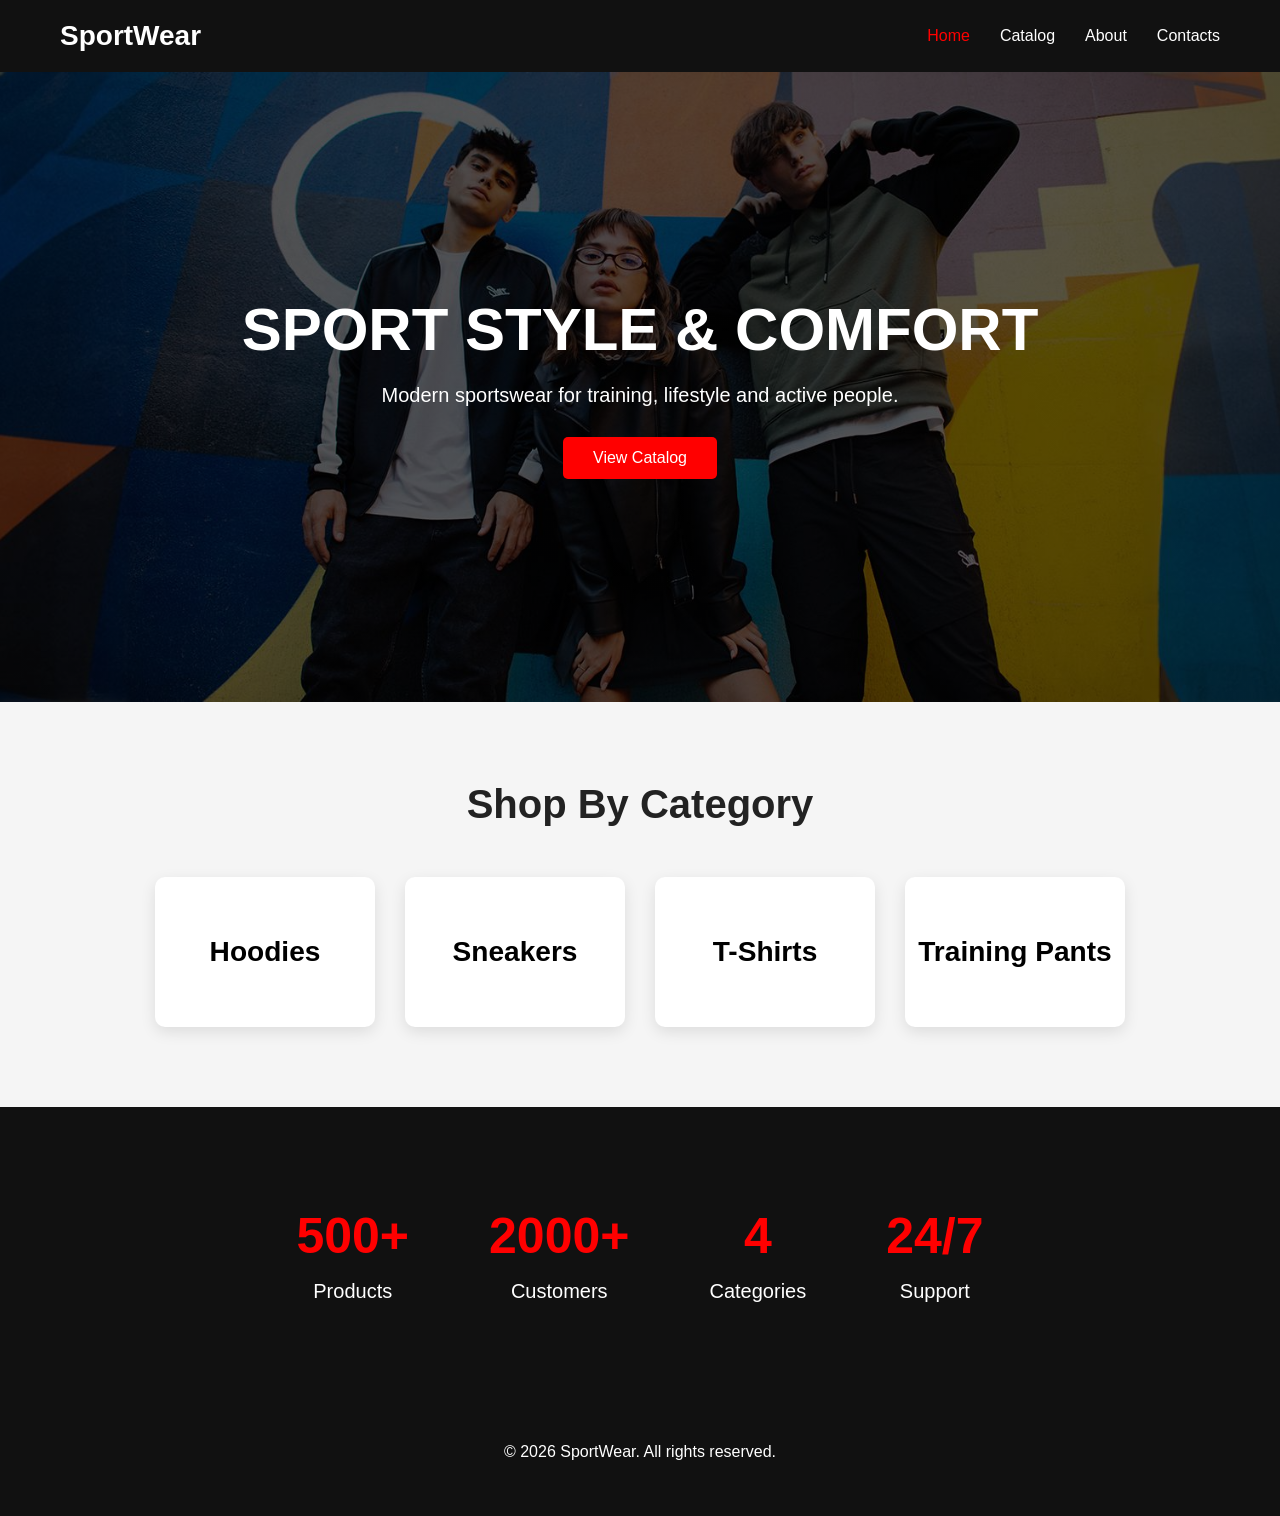
<file: index.html>
<!doctype html>
<html lang="en">
  <head>
    <meta charset="UTF-8" />
    <meta name="viewport" content="width=device-width, initial-scale=1.0" />
    <title>SportWear</title>

    <link rel="stylesheet" href="css/style.css" />
  </head>
  <body>
    <!-- HEADER -->
    <header>
      <div class="logo">SportWear</div>

      <nav>
        <ul>
          <li><a href="index.html" class="active">Home</a></li>
          <li><a href="catalog.html">Catalog</a></li>
          <li><a href="about.html">About</a></li>
          <li><a href="contact.html">Contacts</a></li>
        </ul>
      </nav>
    </header>

    <!-- HERO SECTION -->
    <section class="hero">
      <div class="hero-content">
        <h1>SPORT STYLE & COMFORT</h1>

        <p>Modern sportswear for training, lifestyle and active people.</p>

        <a href="catalog.html" class="btn"> View Catalog </a>
      </div>
    </section>

    <!-- CATEGORIES -->

    <section class="categories">
      <h2>Shop By Category</h2>

      <div class="category-container">
        <a href="catalog.html?category=hoodies" class="category-card">
          <h3>Hoodies</h3>
        </a>

        <a href="catalog.html?category=sneakers" class="category-card">
          <h3>Sneakers</h3>
        </a>

        <a href="catalog.html?category=tshirts" class="category-card">
          <h3>T-Shirts</h3>
        </a>

        <a href="catalog.html?category=pants" class="category-card">
          <h3>Training Pants</h3>
        </a>
      </div>
    </section>

    <!-- STATISTICS -->

    <section class="stats">
      <div class="stats-container">
        <div class="stat-box">
          <h2>500+</h2>

          <p>Products</p>
        </div>

        <div class="stat-box">
          <h2>2000+</h2>

          <p>Customers</p>
        </div>

        <div class="stat-box">
          <h2>4</h2>

          <p>Categories</p>
        </div>

        <div class="stat-box">
          <h2>24/7</h2>

          <p>Support</p>
        </div>
      </div>
    </section>

    <!-- FOOTER -->
    <footer>
      <p>© 2026 SportWear. All rights reserved.</p>
    </footer>

    <script src="js/script.js"></script>
  </body>
</html>
</file>
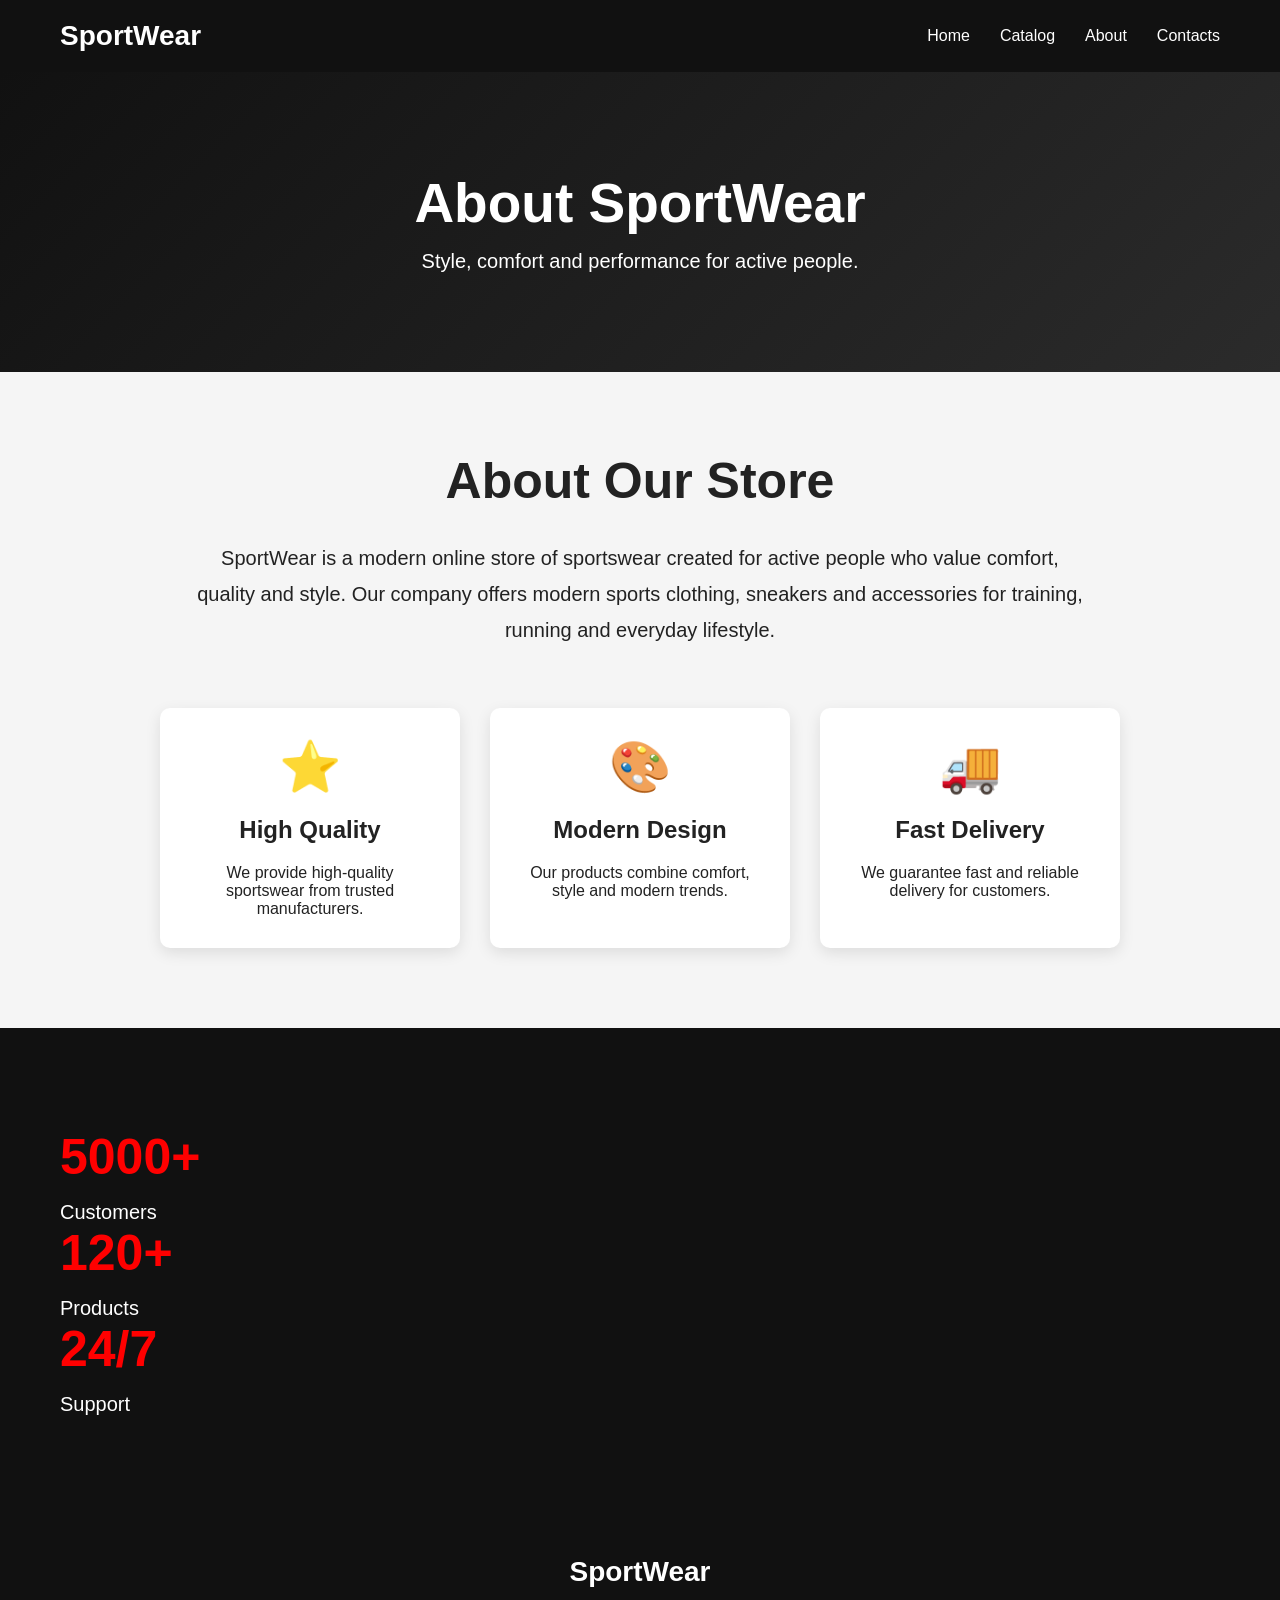
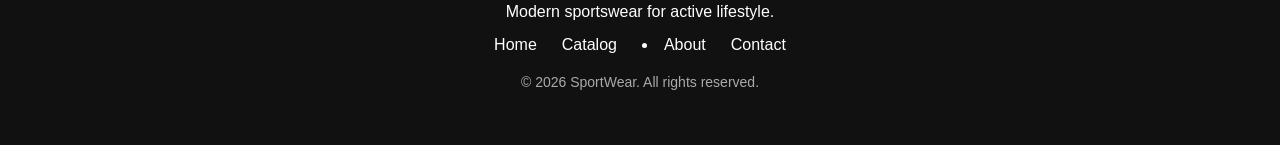
<file: about.html>
<!doctype html>
<html lang="en">
  <head>
    <meta charset="UTF-8" />

    <meta name="viewport" content="width=device-width, initial-scale=1.0" />

    <title>About</title>

    <link rel="stylesheet" href="css/style.css" />
  </head>

  <body>
    <!-- HEADER -->

    <header>
      <div class="logo">SportWear</div>

      <nav>
        <ul>
          <li><a href="index.html">Home</a></li>

          <li><a href="catalog.html">Catalog</a></li>

          <li><a href="about.html">About</a></li>

          <li><a href="contact.html">Contacts</a></li>
        </ul>
      </nav>
    </header>

    <!-- MAIN -->

    <main>
      <!-- ABOUT BANNER -->

      <section class="about-banner">
        <div class="about-overlay">
          <h1>About SportWear</h1>

          <p>Style, comfort and performance for active people.</p>
        </div>
      </section>

      <!-- ABOUT -->

      <section class="about-page">
        <h1>About Our Store</h1>

        <p class="about-text">
          SportWear is a modern online store of sportswear created for active
          people who value comfort, quality and style. Our company offers modern
          sports clothing, sneakers and accessories for training, running and
          everyday lifestyle.
        </p>

        <!-- CARDS -->

        <div class="about-container">
          <div class="about-card">
            <div class="about-icon">⭐</div>

            <h2>High Quality</h2>

            <p>
              We provide high-quality sportswear from trusted manufacturers.
            </p>
          </div>

          <div class="about-card">
            <div class="about-icon">🎨</div>

            <h2>Modern Design</h2>

            <p>Our products combine comfort, style and modern trends.</p>
          </div>

          <div class="about-card">
            <div class="about-icon">🚚</div>

            <h2>Fast Delivery</h2>

            <p>We guarantee fast and reliable delivery for customers.</p>
          </div>
        </div>
      </section>

      <!-- STATS -->

      <section class="stats">
        <div class="stat-box">
          <h2>5000+</h2>

          <p>Customers</p>
        </div>

        <div class="stat-box">
          <h2>120+</h2>

          <p>Products</p>
        </div>

        <div class="stat-box">
          <h2>24/7</h2>

          <p>Support</p>
        </div>
      </section>
    </main>

    <!-- FOOTER -->

    <footer>
      <h3>SportWear</h3>

      <p>Modern sportswear for active lifestyle.</p>

      <div class="footer-links">
        <a href="index.html">Home</a>

        <a href="catalog.html">Catalog</a>

        <li><a href="about.html" class="active">About</a></li>

        <a href="contact.html">Contact</a>
      </div>

      <p class="copyright">© 2026 SportWear. All rights reserved.</p>
    </footer>
  </body>
</html>
</file>
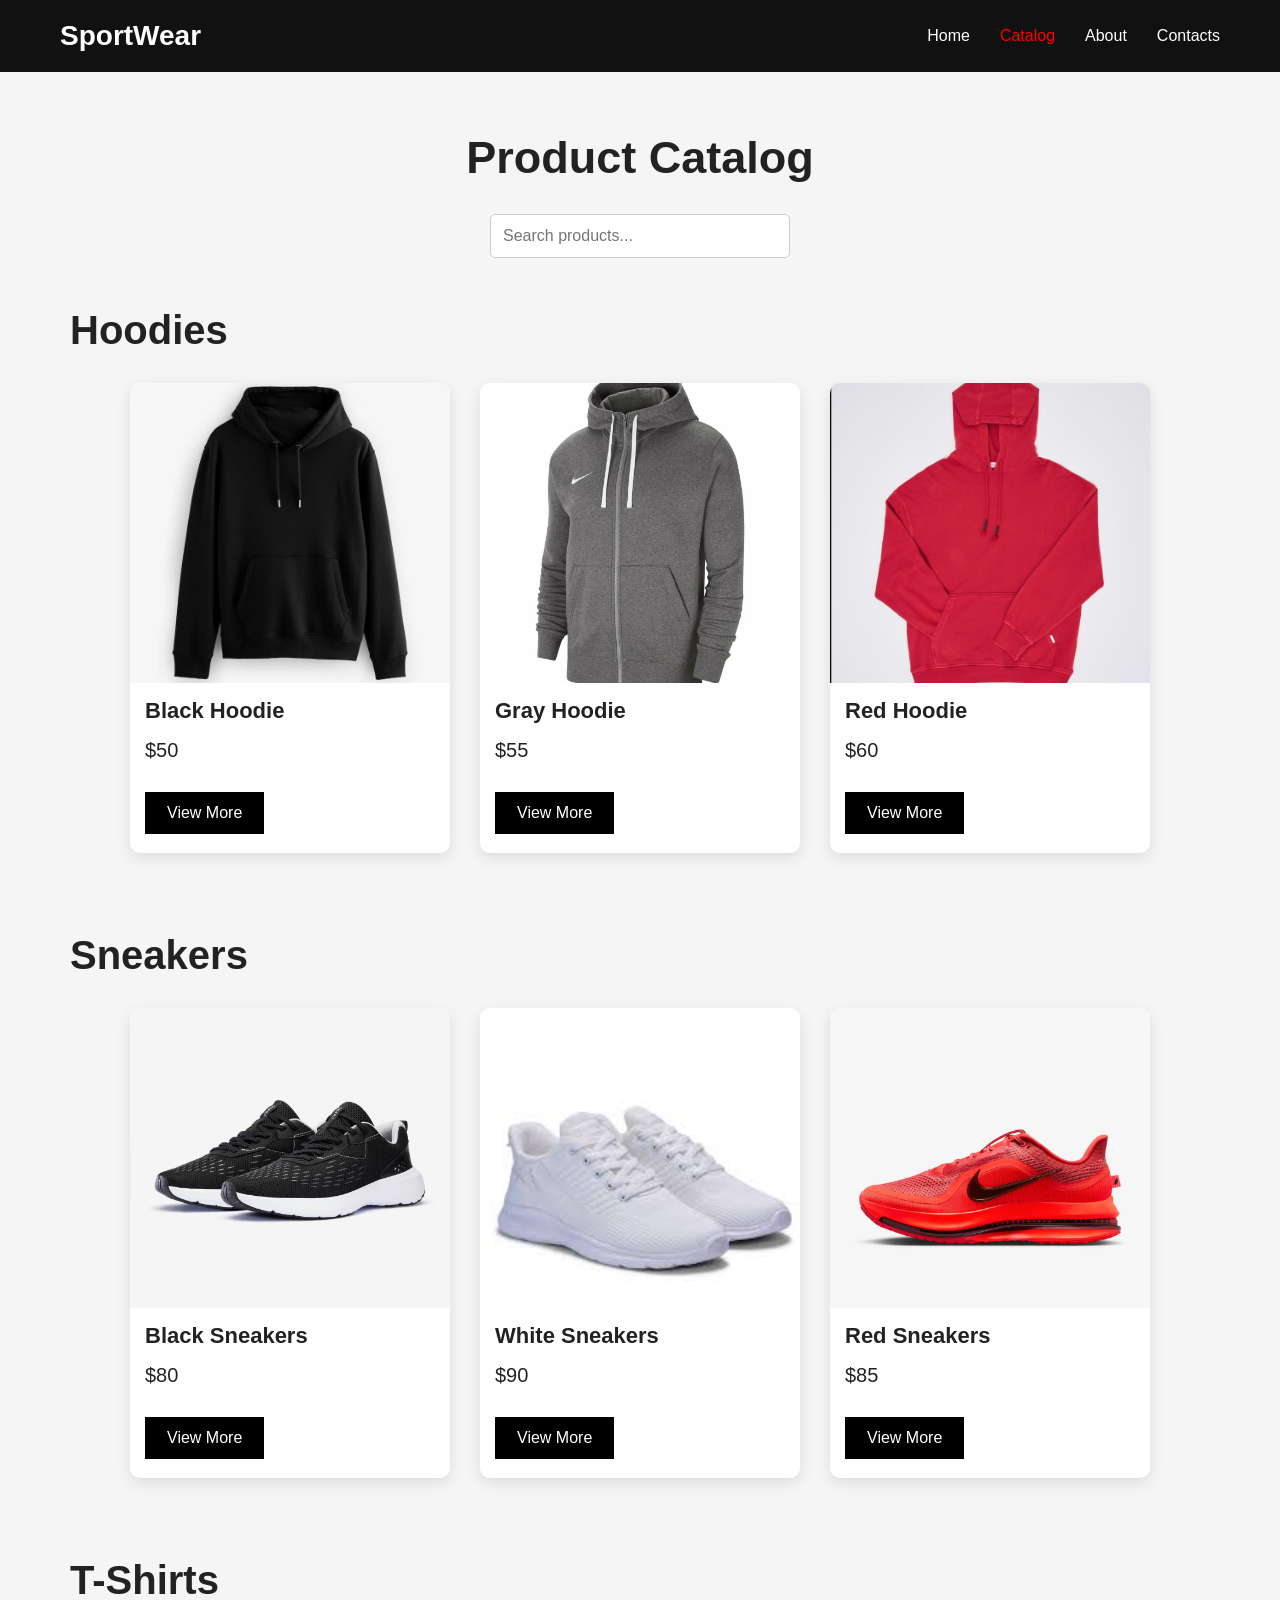
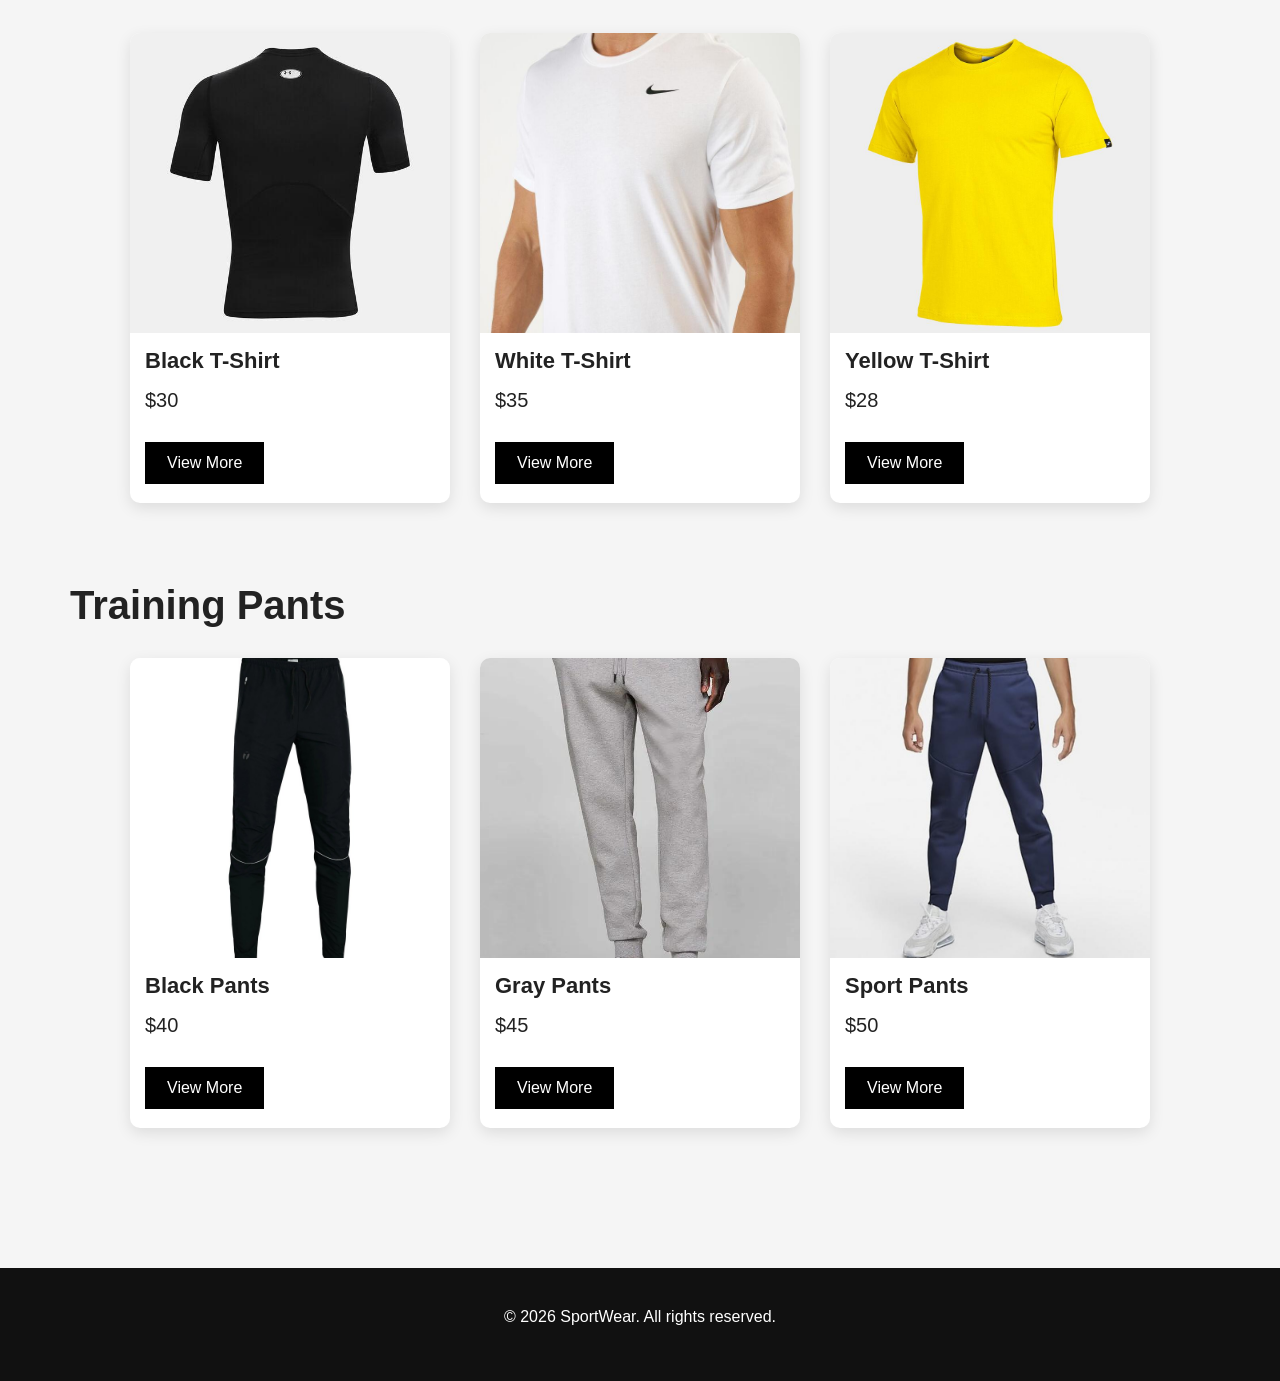
<file: catalog.html>
<!doctype html>
<html lang="en">
  <head>
    <meta charset="UTF-8" />

    <meta name="viewport" content="width=device-width, initial-scale=1.0" />

    <title>Catalog</title>

    <link rel="stylesheet" href="css/style.css" />
  </head>

  <body>
    <!-- HEADER -->

    <header>
      <div class="logo">SportWear</div>

      <nav>
        <ul>
          <li>
            <a href="index.html">Home</a>
          </li>

          <li><a href="catalog.html" class="active">Catalog</a></li>

          <li>
            <a href="about.html">About</a>
          </li>

          <li>
            <a href="contact.html">Contacts</a>
          </li>
        </ul>
      </nav>
    </header>

    <main>
      <!-- CATALOG -->

      <section class="catalog-page">
        <h1>Product Catalog</h1>

        <input type="text" id="searchInput" placeholder="Search products..." />

        <!-- HOODIES -->

        <div class="catalog-category" data-category="hoodies">
          <h2>Hoodies</h2>

          <div class="product-container">
            <div class="card product-card">
              <img src="images/hoodie-black.jpg" alt="hoodie" />

              <h3>Black Hoodie</h3>

              <p>$50</p>

              <button class="openModal">View More</button>
            </div>

            <div class="card product-card">
              <img src="images/hoodie-gray.jpg" alt="hoodie" />

              <h3>Gray Hoodie</h3>

              <p>$55</p>

              <button class="openModal">View More</button>
            </div>

            <div class="card product-card">
              <img src="images/hoodie-red.jpg" alt="hoodie" />

              <h3>Red Hoodie</h3>

              <p>$60</p>

              <button class="openModal">View More</button>
            </div>
          </div>
        </div>

        <!-- SNEAKERS -->

        <div class="catalog-category" data-category="sneakers">
          <h2>Sneakers</h2>

          <div class="product-container">
            <div class="card product-card">
              <img src="images/shoes-black.jpg" alt="shoes" />

              <h3>Black Sneakers</h3>

              <p>$80</p>

              <button class="openModal">View More</button>
            </div>

            <div class="card product-card">
              <img src="images/shoes-white.jpg" alt="shoes" />

              <h3>White Sneakers</h3>

              <p>$90</p>

              <button class="openModal">View More</button>
            </div>

            <div class="card product-card">
              <img src="images/shoes-red.jpg" alt="shoes" />

              <h3>Red Sneakers</h3>

              <p>$85</p>

              <button class="openModal">View More</button>
            </div>
          </div>
        </div>

        <!-- T-SHIRTS -->

        <div class="catalog-category" data-category="tshirts">
          <h2>T-Shirts</h2>

          <div class="product-container">
            <div class="card product-card">
              <img src="images/tshirt-black.jpg" alt="tshirt" />

              <h3>Black T-Shirt</h3>

              <p>$30</p>

              <button class="openModal">View More</button>
            </div>

            <div class="card product-card">
              <img src="images/tshirt-white.jpg" alt="tshirt" />

              <h3>White T-Shirt</h3>

              <p>$35</p>

              <button class="openModal">View More</button>
            </div>

            <div class="card product-card">
              <img src="images/tshirt-yellow.jpg" alt="tshirt" />

              <h3>Yellow T-Shirt</h3>

              <p>$28</p>

              <button class="openModal">View More</button>
            </div>
          </div>
        </div>

        <!-- PANTS -->

        <div class="catalog-category" data-category="pants">
          <h2>Training Pants</h2>

          <div class="product-container">
            <div class="card product-card">
              <img src="images/pants-black.jpg" alt="pants" />

              <h3>Black Pants</h3>

              <p>$40</p>

              <button class="openModal">View More</button>
            </div>

            <div class="card product-card">
              <img src="images/pants-gray.jpg" alt="pants" />

              <h3>Gray Pants</h3>

              <p>$45</p>

              <button class="openModal">View More</button>
            </div>

            <div class="card product-card">
              <img src="images/pants-sport.jpg" alt="pants" />

              <h3>Sport Pants</h3>

              <p>$50</p>

              <button class="openModal">View More</button>
            </div>
          </div>
        </div>
      </section>
    </main>

    <!-- FOOTER -->

    <footer>
      <p>© 2026 SportWear. All rights reserved.</p>
    </footer>

    <!-- MODAL -->

    <div class="modal" id="productModal">
      <div class="modal-content">
        <span class="close-btn"> &times; </span>

        <h2 id="modalTitle">Product</h2>

        <p id="modalPrice">$0</p>

        <p id="modalDescription">
          Comfortable and modern sportswear for active lifestyle and training.
        </p>
      </div>
    </div>

    <script src="js/script.js"></script>
  </body>
</html>
</file>
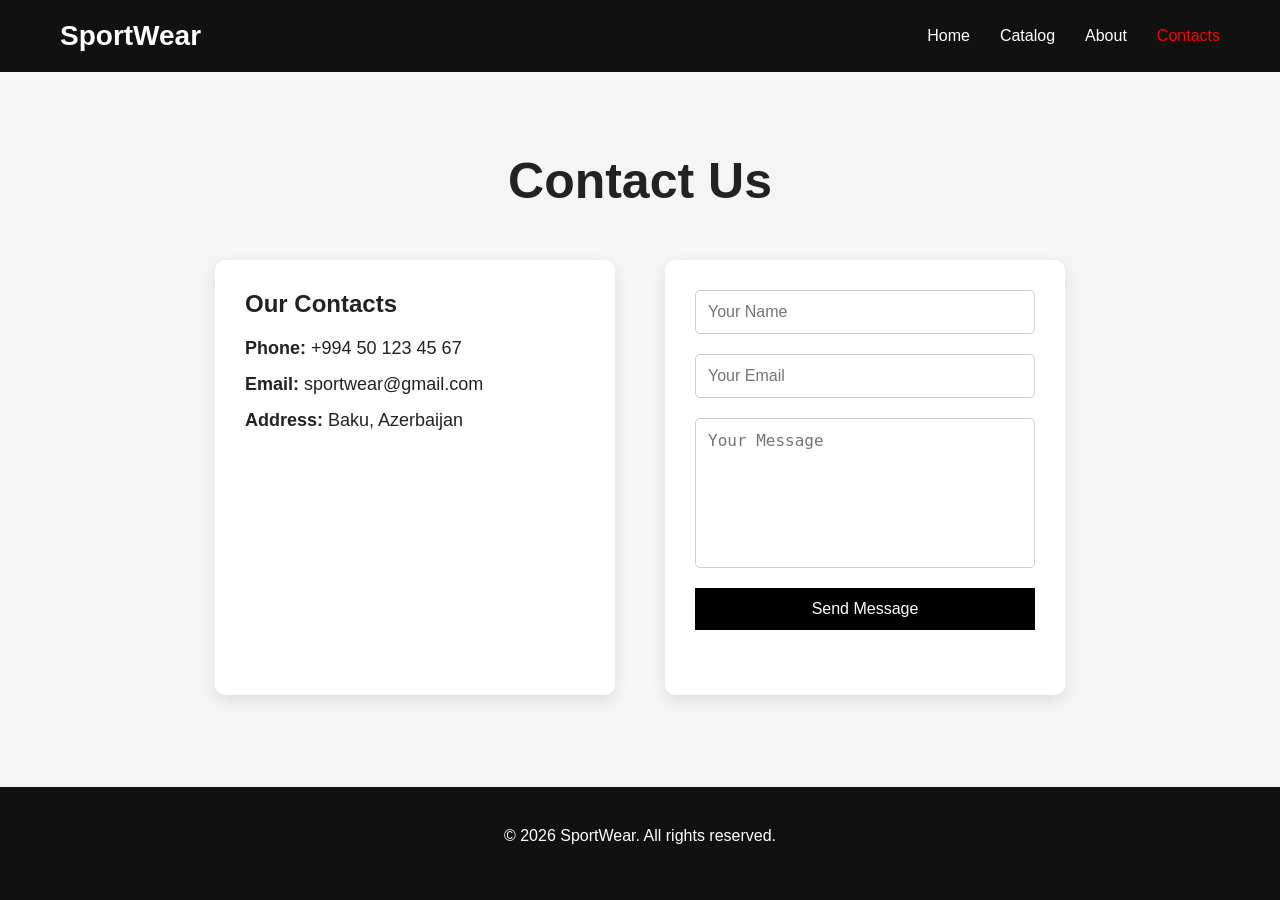
<file: contact.html>
<!doctype html>
<html lang="en">
  <head>
    <meta charset="UTF-8" />
    <meta name="viewport" content="width=device-width, initial-scale=1.0" />
    <title>Contacts</title>

    <link rel="stylesheet" href="css/style.css" />
  </head>
  <body>
    <!-- HEADER -->

    <header>
      <div class="logo">SportWear</div>

      <nav>
        <ul>
          <li><a href="index.html">Home</a></li>
          <li><a href="catalog.html">Catalog</a></li>
          <li><a href="about.html">About</a></li>
          <li><a href="contact.html" class="active">Contacts</a></li>
        </ul>
      </nav>
    </header>

    <!-- CONTACT PAGE -->

    <section class="contact-page">
      <h1>Contact Us</h1>

      <div class="contact-container">
        <!-- CONTACT INFO -->

        <div class="contact-info">
          <h2>Our Contacts</h2>

          <p><strong>Phone:</strong> +994 50 123 45 67</p>

          <p><strong>Email:</strong> sportwear@gmail.com</p>

          <p><strong>Address:</strong> Baku, Azerbaijan</p>
        </div>

        <!-- CONTACT FORM -->

        <div class="contact-form">
          <form id="contactForm">
            <input type="text" id="name" placeholder="Your Name" />

            <input type="email" id="email" placeholder="Your Email" />

            <textarea id="message" placeholder="Your Message"></textarea>

            <button type="submit">Send Message</button>

            <p id="formMessage"></p>
          </form>
        </div>
      </div>
    </section>

    <!-- FOOTER -->

    <footer>
      <p>© 2026 SportWear. All rights reserved.</p>
    </footer>

    <script src="js/script.js"></script>
  </body>
</html>
</file>
<file: css/style.css>
/* ACTIVE NAVIGATION */

nav a.active {
  color: red;
}

/* SMOOTH SCROLL */

html {
  scroll-behavior: smooth;
}
/* ========================================
   RESET
======================================== */

* {
  margin: 0;
  padding: 0;
  box-sizing: border-box;
}

/* ========================================
   BODY
======================================== */

body {
  font-family: Arial, sans-serif;
  background: #f5f5f5;
  color: #222;

  min-height: 100vh;

  display: flex;
  flex-direction: column;
}

main {
  flex: 1;
}

/* ========================================
   HEADER
======================================== */

header {
  display: flex;
  justify-content: space-between;
  align-items: center;

  padding: 20px 60px;

  background: #111;
}

.logo {
  color: white;

  font-size: 28px;

  font-weight: bold;
}

/* NAVIGATION */

nav ul {
  display: flex;

  list-style: none;

  gap: 30px;
}

nav a {
  color: white;

  text-decoration: none;

  transition: 0.3s;
}

nav a:hover {
  color: red;
}

/* ========================================
   HERO SECTION
======================================== */

.hero {
  height: 70vh;

  background:
    linear-gradient(rgba(0, 0, 0, 0.6), rgba(0, 0, 0, 0.6)),
    url("../images/hero.jpg");

  background-size: cover;
  background-position: center;

  display: flex;
  justify-content: center;
  align-items: center;

  text-align: center;

  color: white;
}

.hero-content h1 {
  font-size: 60px;

  margin-bottom: 20px;
}

.hero-content p {
  font-size: 20px;

  margin-bottom: 30px;
}

/* HERO BUTTON */

.btn {
  display: inline-block;

  padding: 12px 30px;

  background: red;

  color: white;

  text-decoration: none;

  border-radius: 5px;

  transition: 0.3s;
}

.btn:hover {
  background: darkred;
}

/* ========================================
   PRODUCTS
======================================== */

.products {
  padding: 80px 60px;
}

.products h2 {
  text-align: center;

  font-size: 40px;

  margin-bottom: 50px;
}

/* PRODUCT CONTAINER */

.product-container {
  display: flex;

  justify-content: center;

  gap: 30px;

  flex-wrap: wrap;
}

/* ========================================
   PRODUCT CARD
======================================== */

.card {
  width: 320px;

  min-height: 470px;

  background: white;

  border-radius: 10px;

  overflow: hidden;

  box-shadow: 0 5px 15px rgba(0, 0, 0, 0.1);

  transition: 0.3s;
}

.card:hover {
  transform: translateY(-10px);

  box-shadow: 0 10px 25px rgba(0, 0, 0, 0.2);
}

/* CARD IMAGE */

.card img {
  width: 100%;

  height: 300px;

  object-fit: cover;

  display: block;
}

/* CARD TEXT */

.card h3 {
  padding: 15px;

  font-size: 22px;
}

.card p {
  padding: 0 15px 15px;

  font-size: 20px;
}

/* CARD BUTTON */

.card button {
  margin: 15px;

  padding: 12px 22px;

  border: none;

  background: black;

  color: white;

  font-size: 16px;

  cursor: pointer;

  transition: 0.3s;
}

.card button:hover {
  background: red;
}

/* ========================================
   CATEGORIES
======================================== */

.categories {
  padding: 80px 60px;

  text-align: center;
}

.categories h2 {
  font-size: 40px;

  margin-bottom: 50px;
}

/* CATEGORY CONTAINER */

.category-container {
  display: flex;

  justify-content: center;

  gap: 30px;

  flex-wrap: wrap;
}

/* CATEGORY CARD */

.category-card {
  width: 220px;

  height: 150px;

  background: white;

  display: flex;

  justify-content: center;
  align-items: center;

  border-radius: 10px;

  box-shadow: 0 5px 15px rgba(0, 0, 0, 0.1);

  transition: 0.3s;

  cursor: pointer;

  text-decoration: none;

  color: black;

  font-size: 24px;

  font-weight: bold;
}

.category-card:hover {
  transform: translateY(-10px);

  background: #111;

  color: white;
}

/* ========================================
   CATALOG PAGE
======================================== */

.catalog-page {
  padding: 60px;
}

.catalog-page h1 {
  text-align: center;

  font-size: 45px;

  margin-bottom: 30px;
}

/* SEARCH INPUT */

#searchInput {
  display: block;

  margin: 0 auto 50px;

  width: 300px;

  padding: 12px;

  border: 1px solid #ccc;

  border-radius: 5px;

  font-size: 16px;
}

/* CATALOG CATEGORY */

.catalog-category {
  margin-bottom: 80px;
}

.catalog-category h2 {
  font-size: 40px;

  margin-bottom: 30px;

  padding-left: 10px;
}

/* ========================================
   ABOUT BANNER
======================================== */

.about-banner {
  height: 300px;

  background: linear-gradient(135deg, #111, #2b2b2b);

  display: flex;

  justify-content: center;
  align-items: center;

  text-align: center;

  color: white;

  padding: 20px;
}

/* BANNER TEXT */

.about-overlay h1 {
  font-size: 55px;

  margin-bottom: 15px;
}

.about-overlay p {
  font-size: 20px;
}

/* ========================================
   ABOUT PAGE
======================================== */

.about-page {
  padding: 80px 60px;

  text-align: center;
}

.about-page h1 {
  font-size: 50px;

  margin-bottom: 30px;
}

/* ABOUT TEXT */

.about-text {
  max-width: 900px;

  margin: 0 auto 60px;

  font-size: 20px;

  line-height: 1.8;
}

/* ABOUT CONTAINER */

.about-container {
  display: flex;

  justify-content: center;

  gap: 30px;

  flex-wrap: wrap;
}

/* ABOUT CARD */

.about-card {
  width: 300px;

  background: white;

  padding: 30px;

  border-radius: 10px;

  box-shadow: 0 5px 15px rgba(0, 0, 0, 0.1);

  transition: 0.3s;
}

.about-card:hover {
  transform: translateY(-10px);

  box-shadow: 0 10px 25px rgba(0, 0, 0, 0.2);
}

/* ABOUT ICON */

.about-icon {
  font-size: 50px;

  margin-bottom: 20px;
}

.about-card h2 {
  margin-bottom: 20px;
}

/* ========================================
   STATS
======================================== */

.stats {
  padding: 100px 60px;

  background: #111;

  color: white;
}

.stats-container {
  display: flex;

  justify-content: center;

  gap: 80px;

  flex-wrap: wrap;

  text-align: center;
}

.stat-box h2 {
  font-size: 50px;

  margin-bottom: 15px;

  color: red;
}

.stat-box p {
  font-size: 20px;
}

/* ========================================
   CONTACT PAGE
======================================== */

.contact-page {
  padding: 80px 60px;
}

.contact-page h1 {
  text-align: center;

  font-size: 50px;

  margin-bottom: 50px;
}

/* CONTACT CONTAINER */

.contact-container {
  display: flex;

  justify-content: center;

  gap: 50px;

  flex-wrap: wrap;
}

/* CONTACT BOXES */

.contact-info,
.contact-form {
  width: 400px;

  background: white;

  padding: 30px;

  border-radius: 10px;

  box-shadow: 0 5px 15px rgba(0, 0, 0, 0.1);
}

/* CONTACT TEXT */

.contact-info h2 {
  margin-bottom: 20px;
}

.contact-info p {
  margin-bottom: 15px;

  font-size: 18px;
}

/* CONTACT FORM */

.contact-form form {
  display: flex;

  flex-direction: column;

  gap: 20px;
}

.contact-form input,
.contact-form textarea {
  padding: 12px;

  border: 1px solid #ccc;

  border-radius: 5px;

  font-size: 16px;
}

.contact-form textarea {
  height: 150px;

  resize: none;
}

/* FORM BUTTON */

.contact-form button {
  padding: 12px;

  border: none;

  background: black;

  color: white;

  font-size: 16px;

  cursor: pointer;

  transition: 0.3s;
}

.contact-form button:hover {
  background: red;
}

/* ========================================
   FOOTER
======================================== */

footer {
  background: #111;

  color: white;

  text-align: center;

  padding: 40px 20px;

  margin-top: auto;
}

footer h3 {
  font-size: 28px;

  margin-bottom: 15px;
}

footer p {
  margin-bottom: 15px;
}

/* FOOTER LINKS */

.footer-links {
  display: flex;

  justify-content: center;

  gap: 25px;

  margin-bottom: 20px;

  flex-wrap: wrap;
}

.footer-links a {
  color: white;

  text-decoration: none;

  transition: 0.3s;
}

.footer-links a:hover {
  color: red;
}

.copyright {
  color: #aaa;

  font-size: 14px;
}

/* ========================================
   MODAL
======================================== */

.modal {
  display: none;

  position: fixed;

  z-index: 1000;

  left: 0;
  top: 0;

  width: 100%;
  height: 100%;

  background: rgba(0, 0, 0, 0.7);

  justify-content: center;
  align-items: center;
}

.modal-content {
  background: white;

  padding: 40px;

  width: 400px;

  border-radius: 10px;

  text-align: center;

  position: relative;
}

.close-btn {
  position: absolute;

  top: 15px;
  right: 20px;

  font-size: 30px;

  cursor: pointer;
}

/* ========================================
   ADAPTIVE
======================================== */

@media (max-width: 768px) {
  header {
    flex-direction: column;

    gap: 20px;

    padding: 20px;
  }

  nav ul {
    flex-direction: column;

    text-align: center;

    gap: 15px;
  }

  .hero-content h1 {
    font-size: 40px;
  }

  .hero-content p {
    font-size: 18px;
  }

  .products,
  .catalog-page,
  .about-page,
  .contact-page,
  .categories {
    padding: 40px 20px;
  }

  .contact-info,
  .contact-form {
    width: 100%;
  }

  .card {
    width: 100%;

    max-width: 350px;
  }

  .stats-container {
    gap: 40px;
  }
}

/* FLASH MESSAGE */

#formMessage {
  margin-top: 15px;

  font-size: 16px;

  font-weight: bold;

  text-align: center;
}
</file>
